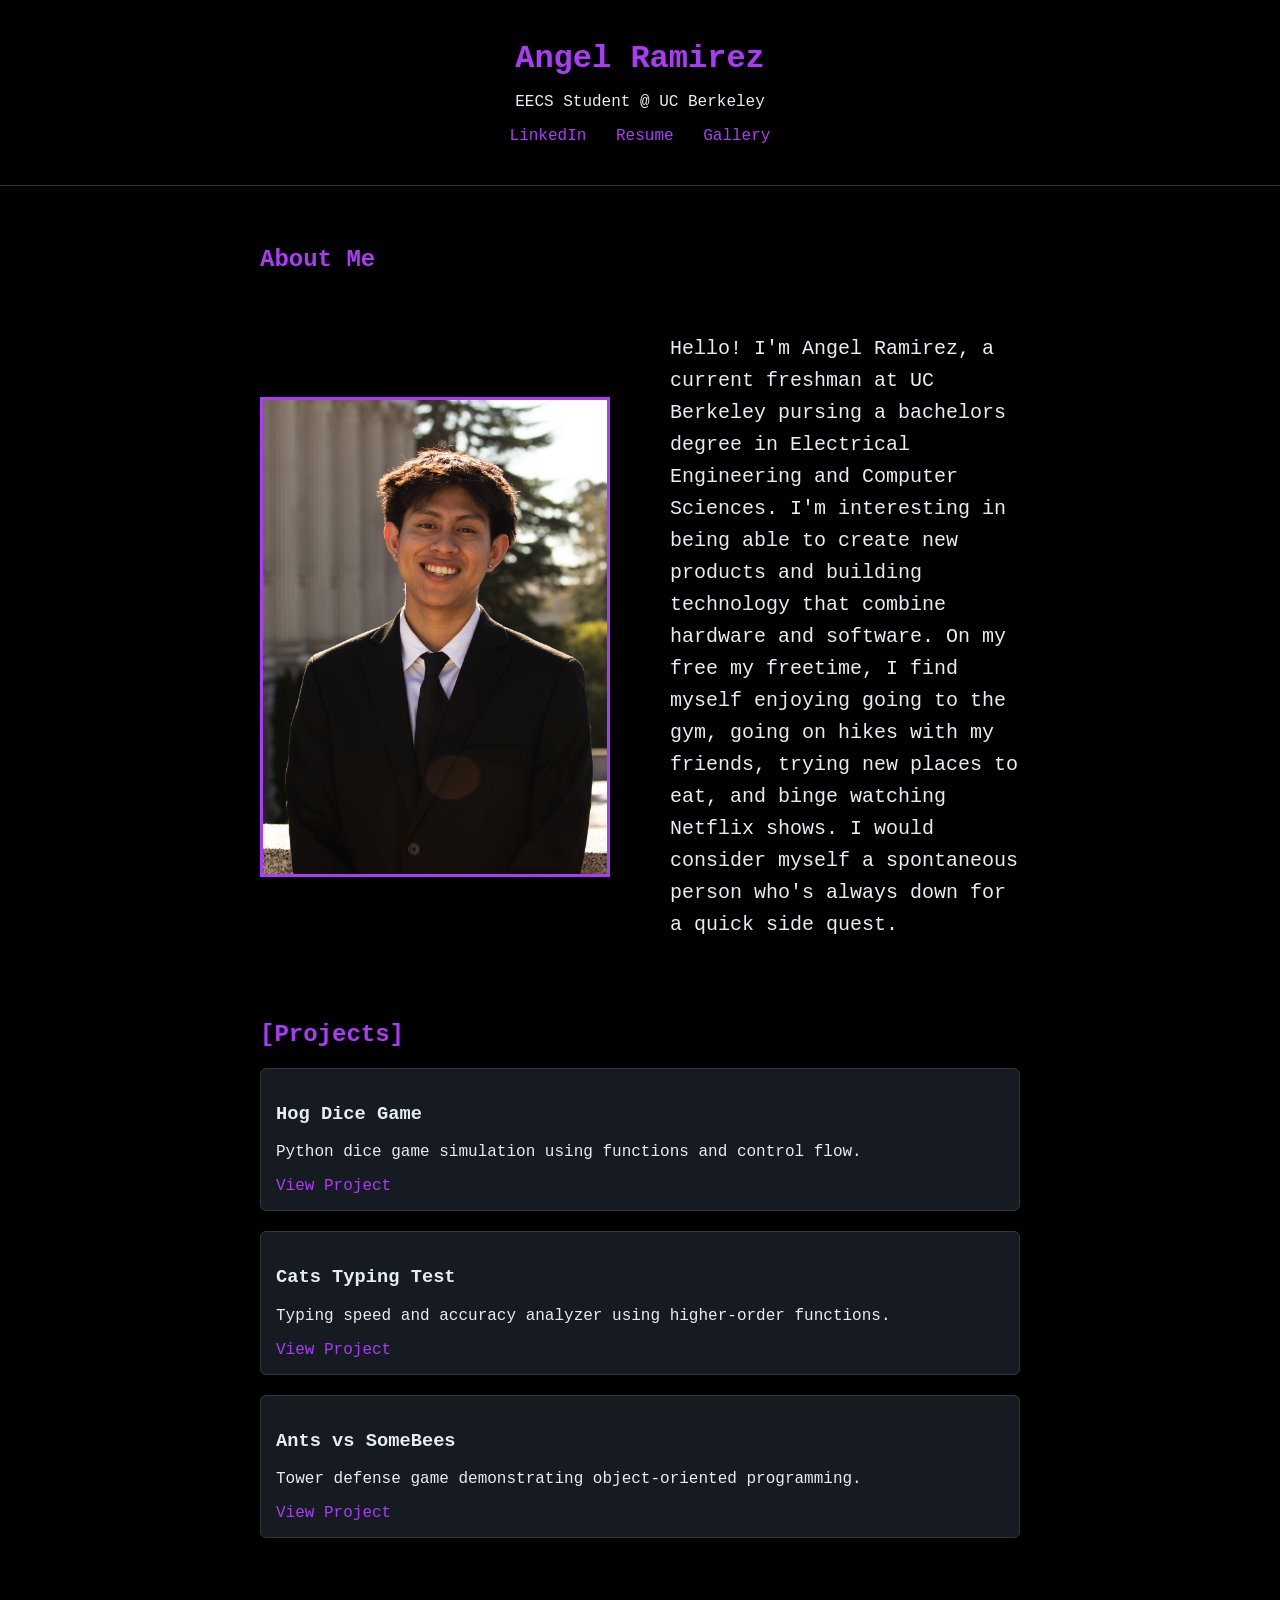
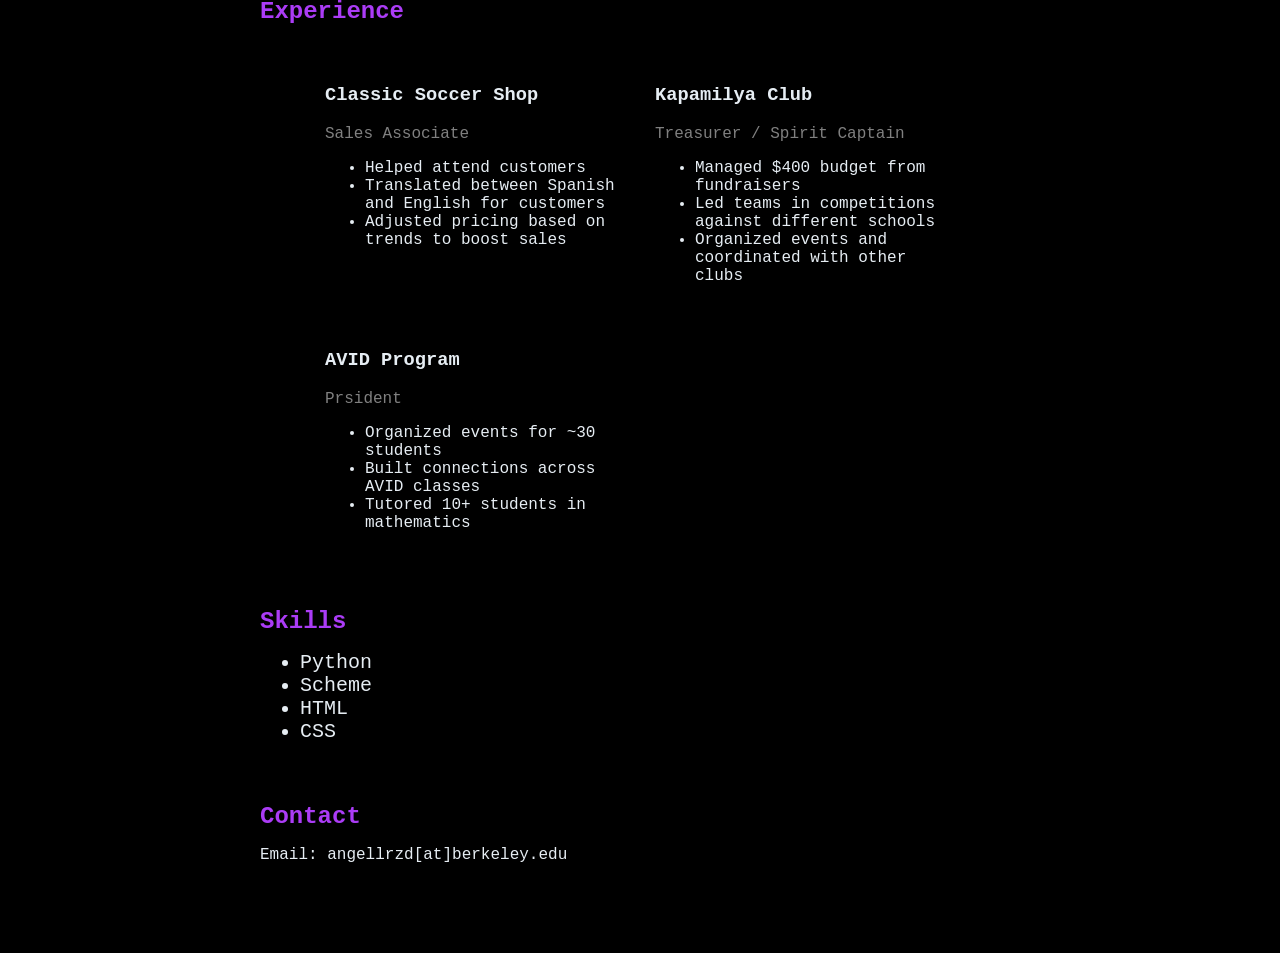
<file: index.html>
<!DOCTYPE html>
<html>

<head>
<title>My Portfolio</title>
<link rel="stylesheet" href="style.css">
</head>

<body>

<header>
<h1>Angel Ramirez</h1>
<p>EECS Student @ UC Berkeley</p>

<nav>
<a href="https://www.linkedin.com/in/angel-rami/">LinkedIn</a>
<a href="https://drive.google.com/file/d/1bGkt5wedhG1FpTycAJI1gG8l2HfDi150/view?usp=sharing">Resume</a>
<a href="gallery.html">Gallery</a>
</nav>

</header>

<section id="about">

<h1>About Me</h1>

<div class="about-container">

<img src="IMG_2256.jpeg" alt="Angel Ramirez" class="profile-pic">

<div class="about-text">

<p style="font-size: 20px;">
Hello! I'm Angel Ramirez, a current freshman at UC Berkeley pursing a bachelors degree in Electrical Engineering and Computer Sciences. I'm interesting in being able to create new products and building technology that combine hardware and software. On my free my freetime, I find myself enjoying going to the gym, going on hikes with my friends, trying new places to eat, and binge watching Netflix shows. I would consider myself a spontaneous person who's always down for a quick side quest.
</p>

</div>

</div>

</section>

<section id="projects">

<h2>[Projects]</h2>

<div class="project">
<h3>Hog Dice Game</h3>
<p>Python dice game simulation using functions and control flow.</p>
<a href="https://cs61a.org/proj/hog/">View Project</a>
</div>

<div class="project">
<h3>Cats Typing Test</h3>
<p>Typing speed and accuracy analyzer using higher-order functions.</p>
<a href="https://cs61a.org/proj/cats/">View Project</a>
</div>

<div class="project">
<h3>Ants vs SomeBees</h3>
<p>Tower defense game demonstrating object-oriented programming.</p>
<a href="https://cs61a.org/proj/ants/">View Project</a>
</div>

</section>

<section class="experience">

<h2>Experience</h2>
<div class="experience-grid">

<div class="work">
<h3>Classic Soccer Shop</h3>    
<p class="role">Sales Associate</p>
<ul>
<li>Helped attend customers</li>
<li>Translated between Spanish and English for customers</li>
<li>Adjusted pricing based on trends to boost sales</li>
</ul>
</div>

<div class="work">
<h3>Kapamilya Club</h3>
<p class="role">Treasurer / Spirit Captain</p>
<ul>
<li>Managed $400 budget from fundraisers</li>
<li>Led teams in competitions against different schools</li>
<li>Organized events and coordinated with other clubs</li>
</ul>
</div>

<div class="work">
<h3>AVID Program</h3>
<p class="role">Prsident</p>
<ul>
<li>Organized events for ~30 students</li>
<li>Built connections across AVID classes</li>
<li>Tutored 10+ students in mathematics</li>
</ul>
</div>

</div>

</section>

<section id="skills">

<h2>Skills</h2>

<ul>
<li style="font-size: 20px;">Python</li>
<li style="font-size: 20px;">Scheme</li>
<li style="font-size: 20px;">HTML</li>
<li style="font-size: 20px;">CSS</li>
</ul>

</section>

<section id="contact">

<h2>Contact</h2>

<p>Email: angellrzd[at]berkeley.edu</p>

</section>

</body>

</html>
</file>
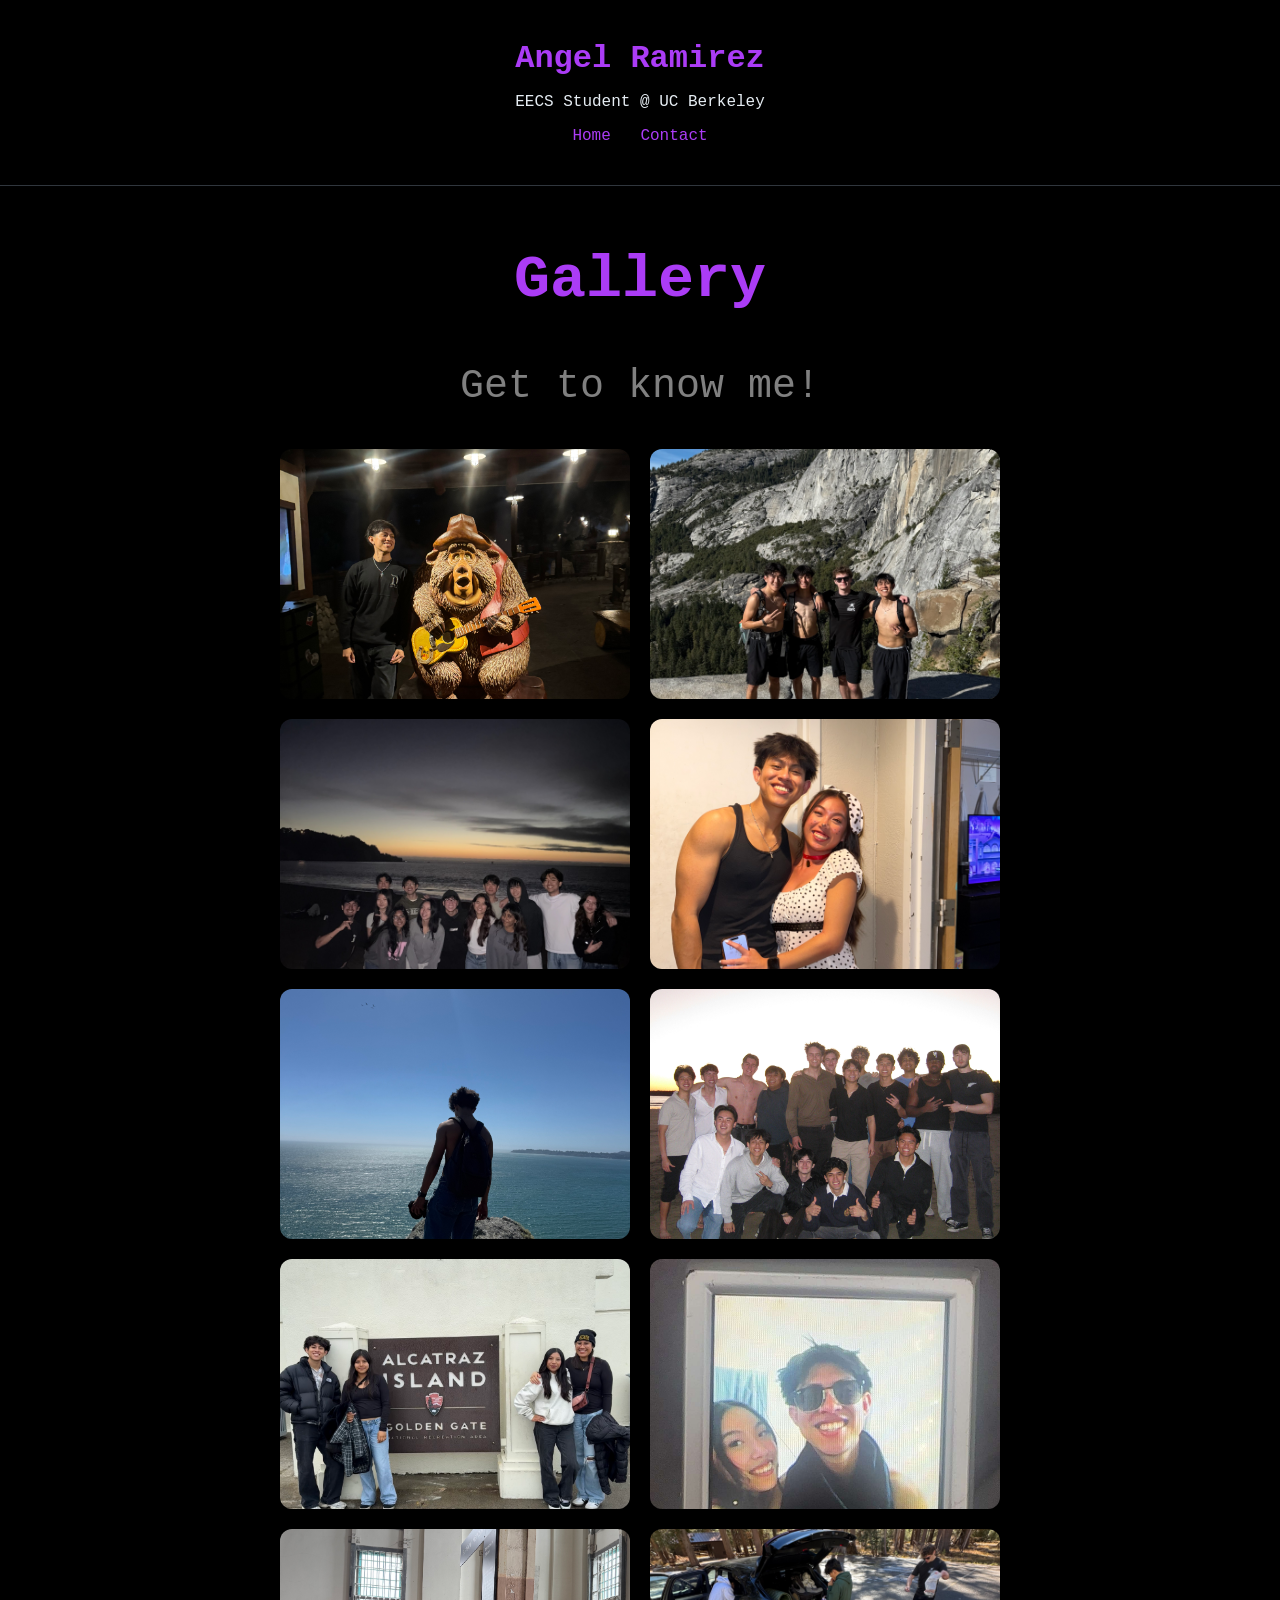
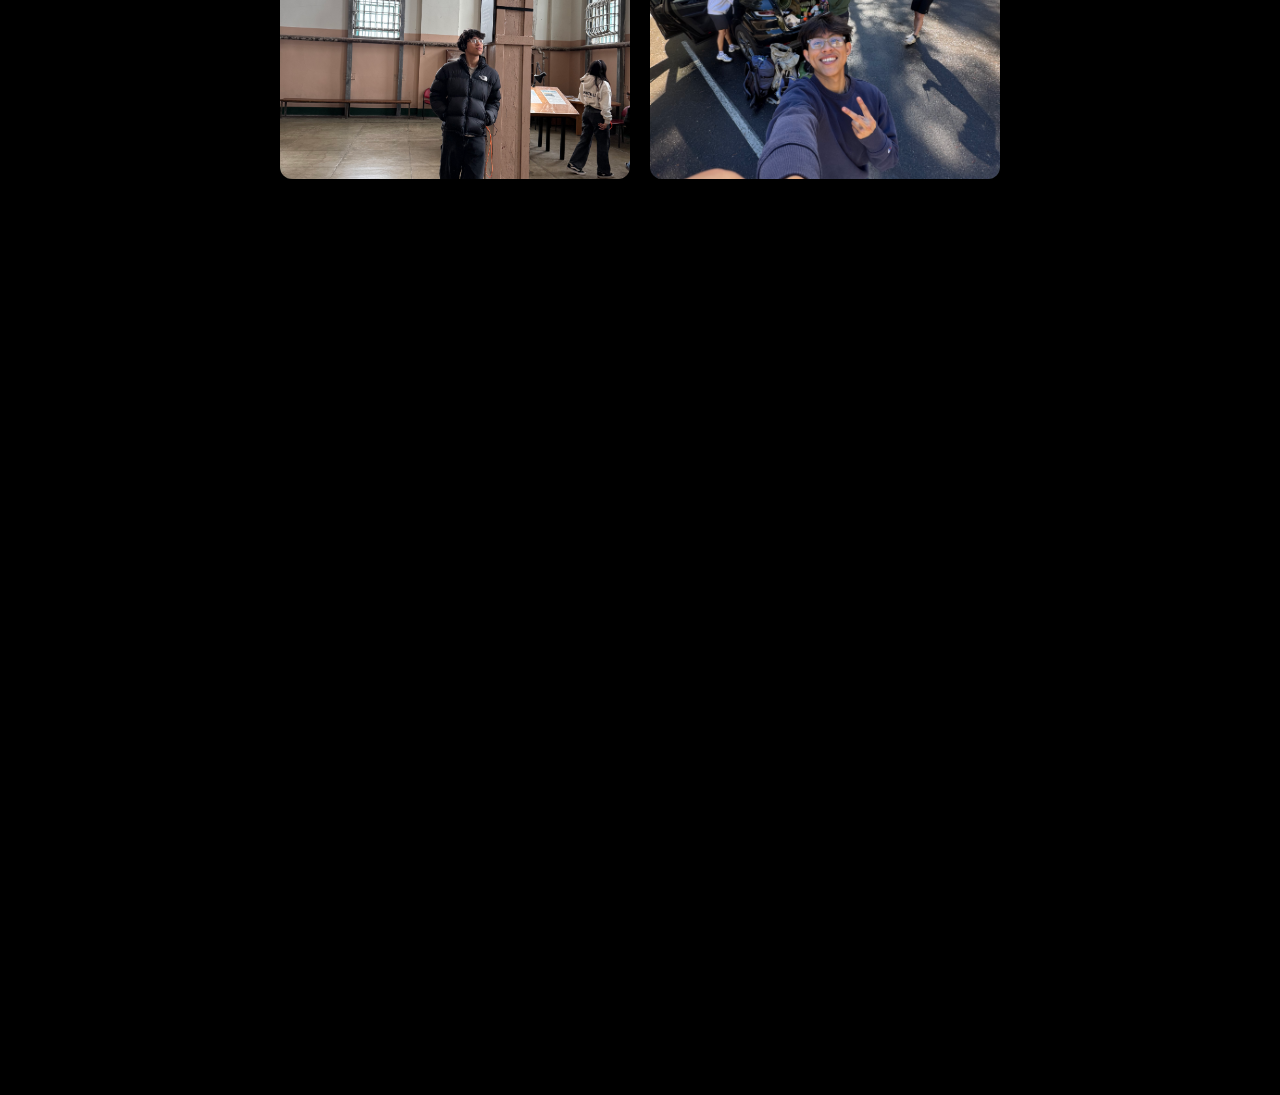
<file: gallery.html>
<!DOCTYPE html>
<html>

<head>
<title>About Me</title>
<link rel="stylesheet" href="style.css">
</head>

<body>

<header>
<h1>Angel Ramirez</h1>
<p>EECS Student @ UC Berkeley</p>

<nav>
<a href="index.html">Home</a>
<a href="index.html">Contact</a>
</nav>
</header>

<section class="gallery-section">
<h1>Gallery</h1>
<p class="gallery-sub">Get to know me!</p>

<div class="gallery-pics">

<img src="IMG_8083.jpeg">
<img src="IMG_1488.jpeg">
<img src="IMG_0364.jpeg">
<img src="IMG_7966.jpeg">
<img src="IMG_8787.jpeg">
<img src="IMG_4600.jpeg">
<img src="IMG_8850.jpeg">
<img src="IMG_2550.jpeg">
<img src="IMG_8693.jpeg">
<img src="IMG_0923.jpeg">

</div>
</section>

</html>
</file>
<file: style.css>
body{
    background:#000000;
    color:#e6edf3;
    font-family: Consolas, Monaco, monospace;
    margin:0;
}

header{
    text-align:center;
    padding:40px 20px;
    border-bottom:1px solid #30363d;
}

header h1{
    margin:0;
    font-size:32px;
}

nav{
    margin-top:10px;
}

nav a{
    color:#ab3cf6;
    text-decoration:none;
    margin:0 10px;
}

nav a:hover{
    text-decoration:underline;
}

section{
    max-width:800px;
    margin:60px auto;
    padding:0 20px;
}

h1{
    color:#ab3cf6
    
}

h2{
    color:#ab3cf6;
    margin-bottom:15px;
}

.project{
    border:1px solid #30363d;
    padding:15px;
    margin-top:20px;
    border-radius:6px;
    background:#161b22;
}

.project a{
    color:#ab3cf6;
    text-decoration:none;
}

.project a:hover{
    text-decoration:underline;
}

footer{
    text-align:center;
    margin:60px 0;
    color:#8b949e;
}

.about-container{
display:flex;
align-items:center;
justify-content:center;
gap:60px;
margin-top:40px;
}

.profile-pic{
width: 350px;
height: 480px;
object-fit: cover;
object-position: center bottom;
border-radius: 0;
border:3px solid #ab3cf6;
}

.about-text{
max-width:600px;
font-size:18px;
line-height:1.6;
}

.gallery-section{
    text-align:center;
    padding-top:0px;
    padding-bottom: 900px;
}

.gallery-section{
    font-size: 40px;
    margin-bottom:10px;
}

.gallery-sub{
    color: gray;
    margin-bottom: 40px;
}

.gallery-pics {
    display: grid;
    grid-template-columns: repeat(auto-fit, minmax(250px, 1fr));
    gap: 20px;
    max-width: 900px;
    margin: 0 auto;
    padding: 0 20px;
    justify-content: center
}

.gallery-pics img {
    width: 100%;
    height: 250px;
    object-fit: cover;
    display: block;
    border-radius: 12px;

}

.gallery-pics img {
  transition: transform 0.3s ease;
}

.gallery-pics img:hover {
  transform: scale(1.05);
}

* {
  box-sizing: border-box;
}

body {
  margin: 0;
  overflow-x: hidden;
}

.experience-grid {
  display: grid;
  grid-template-columns: repeat(2, 300px);
  gap: 30px;
  justify-content: center;
  margin-top: 40px;
}

.role {
  color: gray;
  margin-bottom: 10px;
}
</file>
